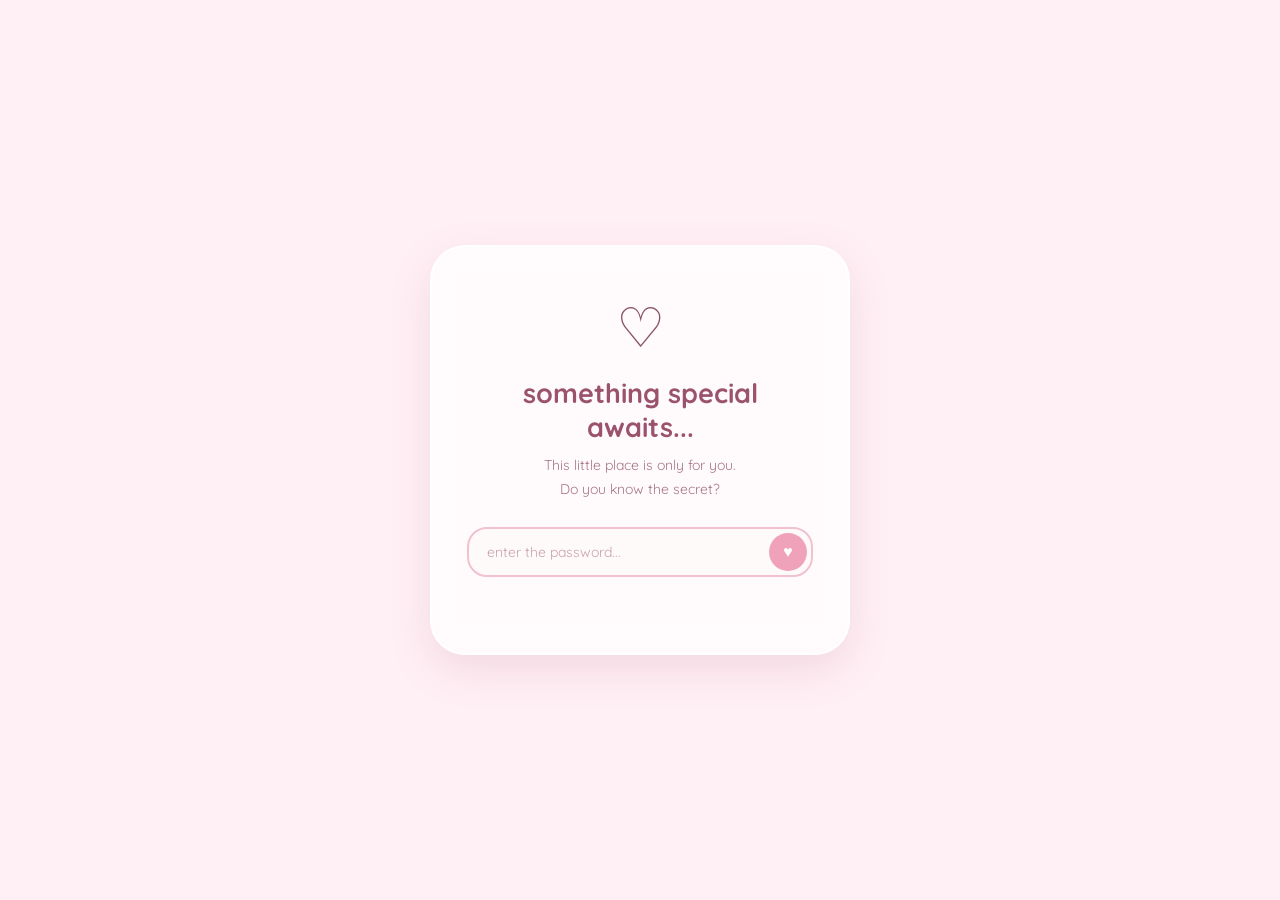
<file: index.html>
<!DOCTYPE html>
<html lang="en">

<head>

    <meta charset="UTF-8">

    <meta
        name="viewport"
        content="width=device-width, initial-scale=1.0"
    >

    <title>όλα για σένα</title>

    <link rel="stylesheet" href="style.css">

</head>


<body>


    <!-- ========================================
         FLOATING HEARTS
    ========================================= -->

    <div class="hearts">

        <span>♡</span>
        <span>♥</span>
        <span>♡</span>
        <span>♥</span>
        <span>♡</span>
        <span>♥</span>
        <span>♡</span>

    </div>


    <!-- ========================================
         PASSWORD CARD
    ========================================= -->

    <div class="card">

        <div class="big-heart">♡</div>


        <h1>
            something special awaits...
        </h1>


        <p class="subtitle">

            This little place is only for you.

            <br>

            Do you know the secret?

        </p>


        <div class="password-box">

            <input
                type="password"
                id="password"
                placeholder="enter the password..."
                autocomplete="off"
            >


            <button
                type="button"
                onclick="checkPassword()"
            >
                ♥
            </button>

        </div>


        <p
            class="error"
            id="error"
        >
            that's not it... try again ♡
        </p>

    </div>



    <!-- ========================================
         PASSWORD SCRIPT
    ========================================= -->

    <script>

        const correctPassword = "0810";


        function checkPassword() {

            const input =
                document.getElementById("password");

            const error =
                document.getElementById("error");


            /* ====================================
               CORRECT PASSWORD
            ==================================== */

            if (input.value === correctPassword) {

                error.classList.remove("show");


                /*
                 * Give home.html permission to open.
                 *
                 * home.js will immediately consume
                 * this permission when the homepage
                 * loads.
                 */

                sessionStorage.setItem(
                    "passwordUnlocked",
                    "true"
                );


                /*
                 * Keep your existing unlocking
                 * animation.
                 */

                document.body.classList.add(
                    "unlocking"
                );


                setTimeout(() => {

                    /*
                     * replace() prevents the password
                     * page from being kept in browser
                     * history.
                     */

                    window.location.replace(
                        "home.html"
                    );

                }, 900);

            }


            /* ====================================
               WRONG PASSWORD
            ==================================== */

            else {

                error.classList.add("show");

                input.value = "";


                /*
                 * Shake the password box.
                 */

                input.animate(

                    [
                        {
                            transform:
                                "translateX(0)"
                        },

                        {
                            transform:
                                "translateX(-6px)"
                        },

                        {
                            transform:
                                "translateX(6px)"
                        },

                        {
                            transform:
                                "translateX(-5px)"
                        },

                        {
                            transform:
                                "translateX(0)"
                        }
                    ],

                    {
                        duration: 300
                    }

                );

            }

        }



        /* ========================================
           ENTER KEY
        ========================================= */

        document
            .getElementById("password")
            .addEventListener(
                "keydown",
                function(event) {

                    if (event.key === "Enter") {

                        checkPassword();

                    }

                }
            );

    </script>


</body>

</html>
</file>
<file: style.css>
@import url('https://fonts.googleapis.com/css2?family=Quicksand:wght@400;500;600;700&display=swap');


/* =========================
   RESET
========================= */

* {
    margin: 0;
    padding: 0;
    box-sizing: border-box;
}


/* =========================
   BODY
========================= */

body {
    height: 100vh;
    overflow: hidden;

    display: flex;
    justify-content: center;
    align-items: center;

    font-family: 'Quicksand', sans-serif;

    background: #fff0f5;

    color: #8b5368;
}


/* =========================
   FLOATING HEARTS
========================= */

.hearts {
    position: fixed;
    inset: 0;

    overflow: hidden;

    pointer-events: none;
}


.hearts span {
    position: absolute;
    bottom: -40px;

    color: #f3a6bd;
    font-size: 22px;

    opacity: 0;

    animation: float 8s linear infinite;
}


/* Heart positions */

.hearts span:nth-child(1) {
    left: 8%;
    animation-delay: 0s;
    animation-duration: 9s;
}

.hearts span:nth-child(2) {
    left: 22%;
    animation-delay: 2s;
    animation-duration: 7s;
}

.hearts span:nth-child(3) {
    left: 37%;
    animation-delay: 4s;
    animation-duration: 10s;
}

.hearts span:nth-child(4) {
    left: 52%;
    animation-delay: 1s;
    animation-duration: 8s;
}

.hearts span:nth-child(5) {
    left: 68%;
    animation-delay: 3s;
    animation-duration: 9s;
}

.hearts span:nth-child(6) {
    left: 82%;
    animation-delay: 5s;
    animation-duration: 7s;
}

.hearts span:nth-child(7) {
    left: 94%;
    animation-delay: 1.5s;
    animation-duration: 10s;
}


/* Floating animation */

@keyframes float {

    0% {
        transform: translateY(0) rotate(0deg);
        opacity: 0;
    }

    15% {
        opacity: 0.7;
    }

    50% {
        transform: translateY(-50vh) rotate(15deg);
        opacity: 0.5;
    }

    100% {
        transform: translateY(-110vh) rotate(-15deg);
        opacity: 0;
    }

}


/* =========================
   PASSWORD CARD
========================= */

.card {
    position: relative;
    z-index: 2;

    width: min(90%, 420px);

    padding: 45px 35px;

    text-align: center;

    background: rgba(255, 255, 255, 0.75);

    border: 2px solid rgba(255, 255, 255, 0.9);

    border-radius: 35px;

    box-shadow:
        0 15px 40px rgba(190, 110, 140, 0.18);

    backdrop-filter: blur(12px);

    animation: appear 1s ease;
}


/* Card entrance */

@keyframes appear {

    from {
        opacity: 0;
        transform: translateY(25px) scale(0.95);
    }

    to {
        opacity: 1;
        transform: translateY(0) scale(1);
    }

}


/* =========================
   HEART
========================= */

.big-heart {
    font-size: 55px;

    margin-bottom: 15px;

    animation: beat 1.8s infinite;
}


@keyframes beat {

    0%,
    100% {
        transform: scale(1);
    }

    15% {
        transform: scale(1.15);
    }

    30% {
        transform: scale(1);
    }

    45% {
        transform: scale(1.1);
    }

    60% {
        transform: scale(1);
    }

}


/* =========================
   TEXT
========================= */

h1 {
    font-size: 27px;
    font-weight: 700;

    margin-bottom: 10px;

    color: #9b536d;
}


.subtitle {
    font-size: 14px;
    line-height: 1.7;

    margin-bottom: 25px;

    color: #a87588;
}


/* =========================
   PASSWORD SECTION
========================= */

.password-box {
    position: relative;

    width: 100%;
}


input {
    width: 100%;
    max-width: 100%;
    height: 50px;

    padding: 0 55px 0 18px;

    border: 2px solid #f1c1d0;

    border-radius: 20px;

    outline: none;

    background: #fffafa;

    color: #8b5368;

    font-family: inherit;
    font-size: 14px;

    transition: 0.3s;
}


input::placeholder {
    color: #c9a1af;
}


input:focus {
    border-color: #e99ab3;

    box-shadow:
        0 0 0 4px rgba(233, 154, 179, 0.12);
}


/* =========================
   HEART ENTER BUTTON
========================= */

button {
    position: absolute;

    right: 6px;
    top: 50%;

    transform: translateY(-50%);

    width: 38px;
    height: 38px;

    padding: 0;

    display: flex;
    justify-content: center;
    align-items: center;

    border: none;
    border-radius: 50%;

    background: #efa2ba;

    color: white;

    font-size: 16px;

    cursor: pointer;

    transition: 0.25s;
}


button:hover {
    transform: translateY(-50%) scale(1.1) rotate(-8deg);

    background: #e888a5;
}


button:active {
    transform: translateY(-50%) scale(0.95);
}


/* =========================
   ERROR
========================= */

.error {
    height: 18px;

    margin-top: 13px;

    font-size: 12px;

    color: #d87591;

    opacity: 0;

    transition: 0.3s;
}


.error.show {
    opacity: 1;
}


/* =========================
   FOOTER
========================= */

.footer {
    margin-top: 20px;

    font-size: 11px;

    color: #c29aaa;
}


/* =========================
   UNLOCK ANIMATION
========================= */

body.unlocking .card {
    animation: disappear 1s forwards;
}


@keyframes disappear {

    to {
        opacity: 0;
        transform: scale(1.15);
    }

}


/* =========================
   MOBILE
========================= */

@media (max-width: 500px) {

    .card {
        padding: 38px 25px;
    }

    h1 {
        font-size: 23px;
    }

    .big-heart {
        font-size: 48px;
    }

}
</file>
<file: home.css>
@import url('https://fonts.googleapis.com/css2?family=Quicksand:wght@400;500;600;700&display=swap');
@import url('https://fonts.cdnfonts.com/css/minecraftia');

@font-face {
    font-family: "MyHandwriting";
    src: url("img/kyzqr.ttf") format("truetype");
    font-weight: normal;
    font-style: normal;
}

.letter-text {
    font-family: "MyHandwriting", cursive;
}


/* =========================
   RESET
========================= */

* {
    margin: 0;
    padding: 0;
    box-sizing: border-box;
}


/* =========================
   BODY
========================= */

html {
    scroll-behavior: smooth;
}


body {
    min-height: 100vh;

    font-family: 'Quicksand', sans-serif;

    background: #fff0f5;

    color: #8b5368;

    overflow-x: hidden;
}


body.section-open {
    overflow: hidden;
}


/* =========================
   MONTHSARY INTRO
========================= */

#monthsaryIntro {

    position: fixed;

    inset: 0;

    width: 100vw;
    height: 100vh;

    z-index: 99999;

    display: flex;

    justify-content: center;

    align-items: center;

    overflow: hidden;

    background:
        #fff0f5;

    animation:
        introAppear 0.8s ease;
}


#monthsaryIntro::before {

    content: "";

    position: absolute;

    inset: 0;

    pointer-events: none;

    background:
        radial-gradient(
            circle at center,
            rgba(255,255,255,0.8),
            rgba(255,240,245,0.25)
        );
}


/* =========================
   PIXEL HEARTS
========================= */

.intro-pixel-hearts {

    position: absolute;

    inset: 0;

    pointer-events: none;
}


.intro-pixel-hearts span {

    position: absolute;

    font-family:
        "Minecraftia",
        monospace;

    color: #e8a0b7;

    font-size: 18px;

    opacity: 0;

    animation:
        introFloat 5s linear infinite;
}


.intro-pixel-hearts span:nth-child(1) {
    left: 12%;
    bottom: -30px;
    animation-delay: 0s;
}


.intro-pixel-hearts span:nth-child(2) {
    left: 25%;
    bottom: -30px;
    animation-delay: 1.5s;
}


.intro-pixel-hearts span:nth-child(3) {
    left: 40%;
    bottom: -30px;
    animation-delay: 3s;
}


.intro-pixel-hearts span:nth-child(4) {
    left: 55%;
    bottom: -30px;
    animation-delay: 0.8s;
}


.intro-pixel-hearts span:nth-child(5) {
    left: 68%;
    bottom: -30px;
    animation-delay: 2.2s;
}


.intro-pixel-hearts span:nth-child(6) {
    left: 78%;
    bottom: -30px;
    animation-delay: 3.7s;
}


.intro-pixel-hearts span:nth-child(7) {
    left: 88%;
    bottom: -30px;
    animation-delay: 1.2s;
}


.intro-pixel-hearts span:nth-child(8) {
    left: 5%;
    bottom: -30px;
    animation-delay: 4s;
}


@keyframes introFloat {

    0% {
        transform:
            translateY(0)
            rotate(0deg);

        opacity: 0;
    }

    15% {
        opacity: 0.65;
    }

    100% {
        transform:
            translateY(-110vh)
            rotate(15deg);

        opacity: 0;
    }

}


/* =========================
   INTRO BOX
========================= */

.intro-box {

    position: relative;

    z-index: 2;

    width: min(600px, 88%);

    padding:
        45px 35px;

    text-align: center;

    background:
        rgba(255,255,255,0.72);

    border:
        2px solid
        rgba(255,255,255,0.9);

    border-radius: 28px;

    box-shadow:
        0 20px 50px
        rgba(190,110,140,0.15);

    backdrop-filter:
        blur(12px);

    animation:
        introBoxAppear 0.8s
        cubic-bezier(0.22,1,0.36,1);
}


/* =========================
   INTRO TOP
========================= */

.intro-top {

    margin-bottom: 25px;

    font-family:
        "Minecraftia",
        monospace;

    font-size: 12px;

    color: #bd8298;

    letter-spacing: 1px;
}


/* =========================
   HAPPY MONTHSARY
========================= */

#monthsaryText {

    font-family:
        "Minecraftia",
        monospace;

    font-size:
        clamp(24px, 5vw, 42px);

    line-height: 1.5;

    color: #a85b78;

    cursor: pointer;

    user-select: none;

    -webkit-font-smoothing: none;

    transition:
        transform 0.2s ease,

        color 0.2s ease;
}


#monthsaryText:hover {

    transform:
        scale(1.04);

    color: #b96886;
}


#monthsaryText:active {

    transform:
        scale(0.96);
}


/* =========================
   INTRO DATE
========================= */

.intro-date {

    margin-top: 22px;

    font-family:
        "Minecraftia",
        monospace;

    font-size: 11px;

    color: #bd8c9c;
}


/* =========================
   INTRO HINT
========================= */

.intro-hint {

    margin-top: 28px;

    font-family:
        "Minecraftia",
        monospace;

    font-size: 9px;

    color: #d29aae;

    animation:
        hintBlink 1.5s
        infinite;
}


@keyframes hintBlink {

    0%,
    100% {
        opacity: 0.35;
    }

    50% {
        opacity: 1;
    }

}


/* =========================
   INTRO APPEAR
========================= */

@keyframes introAppear {

    from {
        opacity: 0;
    }

    to {
        opacity: 1;
    }

}


@keyframes introBoxAppear {

    from {

        opacity: 0;

        transform:
            scale(0.92)
            translateY(15px);

    }

    to {

        opacity: 1;

        transform:
            scale(1)
            translateY(0);

    }

}


/* =========================
   BREAK ANIMATION
========================= */

#monthsaryIntro.breaking {

    animation:
        introBreak
        1s
        forwards;
}


#monthsaryIntro.breaking .intro-box {

    animation:
        introBoxBreak
        1s
        forwards;
}


#monthsaryIntro.breaking .intro-pixel-hearts span {

    animation:
        introHeartBreak
        0.8s
        forwards;
}


@keyframes introBreak {

    0% {
        opacity: 1;
    }

    45% {
        opacity: 1;
    }

    100% {
        opacity: 0;
        visibility: hidden;
    }

}


@keyframes introBoxBreak {

    0% {

        transform:
            scale(1);

        opacity: 1;
    }

    35% {

        transform:
            scale(1.05);

        opacity: 1;
    }

    65% {

        transform:
            scale(0.95)
            rotate(-1deg);

        opacity: 0.8;
    }

    100% {

        transform:
            scale(1.2)
            rotate(2deg);

        opacity: 0;
    }

}


@keyframes introHeartBreak {

    0% {

        opacity: 0.7;

        transform:
            scale(1);
    }

    100% {

        opacity: 0;

        transform:
            translateY(-40px)
            scale(1.8)
            rotate(20deg);
    }

}


/* =========================
   FLOATING HEARTS
========================= */

.hearts {

    position: fixed;

    inset: 0;

    overflow: hidden;

    pointer-events: none;

    z-index: 0;
}


.hearts span {

    position: absolute;

    bottom: -40px;

    color: #f3a6bd;

    font-size: 22px;

    opacity: 0;

    animation:
        float 8s linear infinite;
}


.hearts span:nth-child(1) {
    left: 8%;
    animation-delay: 0s;
    animation-duration: 9s;
}


.hearts span:nth-child(2) {
    left: 22%;
    animation-delay: 2s;
    animation-duration: 7s;
}


.hearts span:nth-child(3) {
    left: 37%;
    animation-delay: 4s;
    animation-duration: 10s;
}


.hearts span:nth-child(4) {
    left: 52%;
    animation-delay: 1s;
    animation-duration: 8s;
}


.hearts span:nth-child(5) {
    left: 68%;
    animation-delay: 3s;
    animation-duration: 9s;
}


.hearts span:nth-child(6) {
    left: 82%;
    animation-delay: 5s;
    animation-duration: 7s;
}


.hearts span:nth-child(7) {
    left: 94%;
    animation-delay: 1.5s;
    animation-duration: 10s;
}


@keyframes float {

    0% {

        transform:
            translateY(0)
            rotate(0deg);

        opacity: 0;
    }


    15% {
        opacity: 0.7;
    }


    50% {

        transform:
            translateY(-50vh)
            rotate(15deg);

        opacity: 0.5;
    }


    100% {

        transform:
            translateY(-110vh)
            rotate(-15deg);

        opacity: 0;
    }

}


/* =========================
   TIMER
========================= */

.timer-wrapper {

    position: fixed;

    top: 35%;

    left: 50%;

    transform:
        translate(-50%, -50%)
        scale(1);

    z-index: 20;

    text-align: center;

    padding: 30px 40px;

    background:
        rgba(255, 255, 255, 0.7);

    border:
        2px solid
        rgba(255, 255, 255, 0.9);

    border-radius: 30px;

    backdrop-filter: blur(12px);

    box-shadow:
        0 15px 40px
        rgba(190, 110, 140, 0.15);

    transition:

        top 0.8s
        cubic-bezier(0.22, 1, 0.36, 1),

        left 0.8s
        cubic-bezier(0.22, 1, 0.36, 1),

        transform 0.8s
        cubic-bezier(0.22, 1, 0.36, 1),

        padding 0.8s
        cubic-bezier(0.22, 1, 0.36, 1),

        border-radius 0.8s
        cubic-bezier(0.22, 1, 0.36, 1);
}


/* =========================
   TIMER TITLE
========================= */

.timer-title {

    margin-bottom: 18px;

    font-size: 16px;

    color: #a87588;

    transition:

        opacity 0.5s ease,

        transform 0.7s ease,

        margin 0.7s ease;
}


/* =========================
   TIMER
========================= */

.timer {

    display: flex;

    justify-content: center;

    align-items: center;

    gap: 10px;

    transition:

        gap 0.7s
        cubic-bezier(0.22, 1, 0.36, 1);
}


.time-unit {

    display: flex;

    flex-direction: column;

    align-items: center;
}


.time-unit span {

    font-size: 42px;

    font-weight: 700;

    line-height: 1;

    color: #9b536d;

    transition:

        font-size 0.7s
        cubic-bezier(0.22, 1, 0.36, 1);
}


.time-unit small {

    margin-top: 7px;

    font-size: 11px;

    color: #bd8c9c;

    transition:

        opacity 0.5s ease,

        transform 0.7s ease,

        margin 0.7s ease;
}


.colon {

    margin-bottom: 17px;

    font-size: 30px;

    color: #d891a8;

    transition:

        font-size 0.7s
        cubic-bezier(0.22, 1, 0.36, 1),

        margin 0.7s ease;
}


/* =========================
   TIMER DATE
========================= */

.timer-date {

    margin-top: 18px;

    font-size: 11px;

    color: #c29aaa;

    transition:

        opacity 0.5s ease,

        transform 0.7s ease,

        margin 0.7s ease;
}


/* =========================
   SCROLLED TIMER
========================= */

.timer-wrapper.scrolled {

    top: calc(100% - 25px);

    left: 25px;

    transform:
        translate(0, -100%)
        scale(0.72);

    padding:
        12px 18px;

    border-radius:
        20px;
}


/* =========================
   HIDE TIMER TITLE
========================= */

.timer-wrapper.scrolled .timer-title {

    opacity: 0;

    transform:
        translateY(-5px);

    margin-bottom: 0;

    height: 0;

    overflow: hidden;
}


/* =========================
   SMALLER TIMER
========================= */

.timer-wrapper.scrolled .timer {

    gap: 5px;
}


.timer-wrapper.scrolled .time-unit span {

    font-size: 18px;
}


.timer-wrapper.scrolled .time-unit small {

    opacity: 0;

    transform:
        translateY(-5px);

    margin-top: 0;

    height: 0;

    overflow: hidden;
}


.timer-wrapper.scrolled .colon {

    margin-bottom: 0;

    font-size: 15px;
}


/* =========================
   HIDE DATE
========================= */

.timer-wrapper.scrolled .timer-date {

    opacity: 0;

    transform:
        translateY(-5px);

    margin-top: 0;

    height: 0;

    overflow: hidden;
}


/* =========================
   INTRO
========================= */

.content {

    position: relative;

    z-index: 1;

    min-height: 100vh;

    display: flex;

    flex-direction: column;

    justify-content: flex-end;

    align-items: center;

    text-align: center;

    padding: 30px;

    padding-bottom: 220px;

    transition:

        opacity 0.7s ease,

        transform 0.7s ease;
}


.content h1 {

    font-size: 32px;

    color: #9b536d;

    margin-bottom: 10px;
}


.content p {

    font-size: 14px;

    color: #a87588;
}


.scroll-hint {

    margin-top: 35px;

    font-size: 25px;

    color: #e49ab1;

    animation:
        bounce 1.5s infinite;
}


@keyframes bounce {

    0%,
    100% {

        transform:
            translateY(0);
    }

    50% {

        transform:
            translateY(8px);
    }

}


/* =========================
   FOUR QUADRANTS
========================= */

.quadrants {

    position: relative;

    width: 100%;

    min-height: 100vh;

    display: grid;

    grid-template-columns:
        1fr 1fr;

    grid-template-rows:
        1fr 1fr;

    z-index: 2;

    gap: 12px;

    padding: 12px;
}


/* =========================
   QUADRANT
========================= */

.quadrant {

    position: relative;

    min-height: 48vh;

    overflow: hidden;

    cursor: pointer;

    border-radius: 28px;

    background:
        rgba(255, 255, 255, 0.55);

    border:
        2px solid
        rgba(255, 255, 255, 0.8);

    box-shadow:
        0 12px 35px
        rgba(190, 110, 140, 0.12);

    backdrop-filter:
        blur(10px);

    transition:

        transform 0.4s
        cubic-bezier(0.22, 1, 0.36, 1),

        opacity 0.4s ease,

        border-radius 0.6s
        cubic-bezier(0.22, 1, 0.36, 1),

        box-shadow 0.4s ease;
}


.quadrant:hover {

    transform:
        translateY(-6px);

    box-shadow:
        0 20px 45px
        rgba(190, 110, 140, 0.18);
}


/* =========================
   QUADRANT CONTENT
========================= */

.quadrant-content {
    position: absolute;
    inset: 0;

    display: flex;
    flex-direction: column;
    align-items: center;
    justify-content: center;

    text-align: center;

    z-index: 6;

    /* DEFAULT STATE */
    filter: blur(8px);
    opacity: 0.65;

    transform: scale(1);

    transition:
        filter 0.5s ease,
        opacity 0.5s ease,
        transform 0.5s
        cubic-bezier(0.22, 1, 0.36, 1);
}

.quadrant:hover .quadrant-content {
    filter: blur(0);
    opacity: 1;
    transform: scale(1);
}

.quadrant.expanded .quadrant-content {
    filter: blur(0);
    opacity: 0;

    transform: scale(0.9);

    pointer-events: none;
}


.quadrant-icon {

    margin-bottom: 12px;

    font-size: 38px;

    color: #e49ab1;
}


.quadrant-content h2 {

    font-size: 25px;

    color: #9b536d;

    margin-bottom: 8px;
}


.quadrant-content p {

    font-size: 13px;

    color: #a87588;
}


/* =========================
   QUADRANT BACKGROUNDS
========================= */

.songs,
.letter,
.memories,
.little-things {

    background: #fce3ec;
}


/* =========================
   FULLSCREEN CONTENT
========================= */

.fullscreen-content {

    position: absolute;

    inset: 0;

    width: 100%;

    height: 100%;

    display: flex;

    flex-direction: column;

    justify-content: center;

    align-items: center;

    text-align: center;

    padding: 60px 40px;

    opacity: 0;

    pointer-events: none;

    transform:
        scale(0.92);

    transition:

        opacity 0.4s ease,

        transform 0.6s
        cubic-bezier(0.22, 1, 0.36, 1);
}


/* =========================
   EXPANDED QUADRANT
========================= */

.quadrant.expanded {

    position: fixed;

    inset: 0;

    width: 100vw;

    height: 100vh;

    min-height: 100vh;

    z-index: 100;

    border-radius: 0;

    margin: 0;

    transform: none;

    box-shadow: none;

    overflow-y: auto;
}


.quadrant.expanded .quadrant-content {

    opacity: 0;

    transform:
        scale(0.9);

    pointer-events: none;
}


.quadrant.expanded .fullscreen-content {

    position: relative;

    inset: auto;

    min-height: 100vh;

    opacity: 1;

    pointer-events: auto;

    transform:
        scale(1);
}


/* =========================
   CLOSE BUTTON
========================= */

.close-section {

    position: absolute;

    top: 25px;

    right: 30px;

    width: 48px;

    height: 48px;

    border: none;

    border-radius: 50%;

    background:
        rgba(255, 255, 255, 0.75);

    color: #b66b84;

    font-family:
        'Quicksand',
        sans-serif;

    font-size: 30px;

    line-height: 1;

    cursor: pointer;

    box-shadow:
        0 8px 20px
        rgba(190, 110, 140, 0.12);

    transition:

        transform 0.3s ease,

        background 0.3s ease;
}


.close-section:hover {

    transform:
        rotate(10deg)
        scale(1.08);

    background:
        rgba(255, 255, 255, 0.95);
}


/* =========================
   FULLSCREEN TITLES
========================= */

.big-icon {

    font-size: 45px;

    color: #e49ab1;

    margin-bottom: 8px;
}


.fullscreen-content > h2 {

    font-size: 34px;

    color: #9b536d;

    margin-bottom: 8px;
}


.fullscreen-content > p {

    font-size: 14px;

    color: #a87588;

    margin-bottom: 30px;
}


/* =========================
   SPOTIFY
========================= */

.spotify-placeholder {
    width: min(900px, 90%);
    min-height: 450px;

    display: flex;
    flex-direction: column;
    justify-content: center;
    align-items: center;
    gap: 8px;

    padding: 30px;

    border-radius: 25px;

    background: rgba(255, 255, 255, 0.65);
    border: 2px dashed rgba(210, 140, 165, 0.35);

    color: #a87588;
}


/* Spotify iframe */

.spotify-placeholder iframe {
    width: 600px !important;
    height: 360px !important;
    max-width: 90vw;
    border: none;
    border-radius: 12px;
    display: block;
}

/* =========================
   LETTER INTRO
========================= */

.letter-intro {
    margin-bottom: 45px;
    text-align: center;
    color: #a87588;
    font-size: 15px;
}


/* =========================
   CARD WRAPPER
========================= */

.card-wrapper {
    width: 420px;
    height: 560px;
    cursor: pointer;
    perspective: 1500px;
    transform:rotate(-4deg);
    transition:
        transform 0.5s
        cubic-bezier(0.22, 1, 0.36, 1);
}


.card-wrapper:hover {
    transform:
        rotate(0deg)
        translateY(-10px);
}


/* =========================
   CARD
========================= */

.card {
    position: relative;
    width: 100%;
    height: 100%;
    transform-style: preserve-3d;
    transition:
        transform 1s
        cubic-bezier(0.22, 1, 0.36, 1);
}


.card-wrapper.open .card {
    transform:
        rotateY(180deg);
}


/* CARD FRONT + BACK */

.card-front,
.card-back {
    position: absolute;
    inset: 0;
    width: 100%;
    height: 100%;
    border-radius: 22px;
    backface-visibility: hidden;
    -webkit-backface-visibility: hidden;
    box-shadow:
        0 20px 45px
        rgba(190, 110, 140, 0.18);
    border:
        2px solid
        rgba(255,255,255,0.85);
}


/*CARD BACK*/

.card-back {
    display: flex;
    justify-content: center;
    align-items: center;
    background:
        linear-gradient(
            135deg,
            #f7c8d7,
            #efa9bf
        );
    transform:
        rotateY(0deg);
}


.card-back::before {
    content: "";
    position: absolute;
    inset: 20px;
    border:
        2px dashed
        rgba(255,255,255,0.65);
    border-radius: 15px;
}


.card-back span {
    position: relative;
    z-index: 2;
    font-size: 65px;
    color: white;
    text-shadow:
        0 5px 15px
        rgba(160,80,110,0.12);
}


/* CARD FRONT*/

.card-front {
    background:
        #fffdf9;
    transform:
        rotateY(180deg);
    overflow-y: auto;
}


/* =========================
   CARD CONTENT
========================= */

.card-content {

    padding: 45px 40px;

    text-align: center;

    color: #956174;

    font-size: 14px;

    line-height: 1.8;
}


.card-heart {

    display: block;

    margin-bottom: 8px;

    font-size: 32px;

    color: #e99ab3;
}


.card-content h2 {

    margin-bottom: 25px;

    font-size: 30px;

    color: #9b536d;
}


.card-content p {

    margin-bottom: 18px;

    color: #956174;
}


/* =========================
   PHOTO GALLERY
========================= */

.photo-gallery {

    width: min(900px, 90%);

    display: grid;

    grid-template-columns:
        repeat(2, 1fr);

    gap: 35px;

    margin-top: 20px;
}


.photo {
    width: 390px;
    height: 230px;

    background: #fff;
    padding: 10px;
    border-radius: 16px;

    box-shadow: 0 10px 25px rgba(120, 70, 90, 0.12);

    overflow: hidden;

    display: flex;
    align-items: center;
    justify-content: center;
}

.photo img,
.photo video {
    width: 100%;
    height: 100%;

    object-fit: cover;

    display: block;
    border-radius: 10px;
}


.photo:hover {

    transform:
        rotate(0deg)
        scale(1.04);
}


.photo-one {
    transform: rotate(-4deg);
}


.photo-two {
    transform: rotate(3deg);
}


.photo-three {
    transform: rotate(2deg);
}


.photo-four {
    transform: rotate(-3deg);
}


/* =========================
   LITTLE THINGS
========================= */

.little-grid {

    width: min(800px, 90%);

    display: grid;

    grid-template-columns:
        repeat(2, 1fr);

    gap: 20px;

    margin-top: 15px;
}


.little-card {

    padding: 30px;

    border-radius: 22px;

    background:
        rgba(255,255,255,0.7);

    border:
        2px solid
        rgba(255,255,255,0.85);

    box-shadow:
        0 10px 25px
        rgba(190,110,140,0.1);

    transition:

        transform 0.3s ease,

        box-shadow 0.3s ease;
}


.little-card:hover {

    transform:
        translateY(-5px)
        rotate(-1deg);

    box-shadow:
        0 15px 30px
        rgba(190,110,140,0.15);
}


.little-card span {

    font-size: 28px;

    color: #e99ab3;
}


.little-card h3 {

    margin:
        8px 0;

    font-size: 18px;

    color: #9b536d;
}


.little-card p {

    font-size: 13px;

    color: #a87588;
}


/* =========================
   MOBILE
========================= */

@media (max-width: 700px) {


    /* =====================
       MONTHSARY INTRO
    ===================== */

    .intro-box {

        width: 90%;

        padding:
            35px 20px;

        border-radius: 22px;
    }


    .intro-top {

        font-size: 8px;

        margin-bottom: 20px;
    }


    #monthsaryText {

        font-size: 22px;
    }


    .intro-date {

        font-size: 8px;
    }


    .intro-hint {

        font-size: 7px;
    }


    /* =====================
       TIMER
    ===================== */

    .timer-wrapper {

        width: 90%;

        padding:
            25px 15px;

        top: 35%;

        left: 50%;

        transform:
            translate(-50%, -50%)
            scale(1);
    }


    .time-unit span {

        font-size: 28px;
    }


    .colon {

        font-size: 22px;

        margin-bottom: 13px;
    }


    .timer-wrapper.scrolled {

        top:
            calc(100% - 15px);

        left:
            15px;

        transform:
            translate(0, -100%)
            scale(0.72);

        padding:
            10px 14px;
    }


    .timer-wrapper.scrolled
    .time-unit span {

        font-size: 15px;
    }


    .timer-wrapper.scrolled
    .colon {

        font-size: 12px;
    }


    /* =====================
       INTRO
    ===================== */

    .content {

        padding-bottom:
            160px;
    }


    .content h1 {

        font-size:
            27px;
    }


    /* =====================
       QUADRANTS
    ===================== */

    .quadrants {

        grid-template-columns:
            1fr;

        grid-template-rows:
            repeat(
                4,
                minmax(300px, 1fr)
            );

        gap:
            10px;

        padding:
            10px;
    }


    .quadrant {

        min-height:
            300px;

        border-radius:
            22px;
    }


    .quadrant-content h2 {

        font-size:
            22px;
    }


    /* =====================
       FULLSCREEN
    ===================== */

    .fullscreen-content {

        padding:
            70px 20px 40px;
    }


    .fullscreen-content > h2 {

        font-size:
            27px;
    }


    .close-section {

        top:
            15px;

        right:
            15px;

        width:
            42px;

        height:
            42px;

        font-size:
            26px;
    }


    /* =====================
       CARD
    ===================== */

    .card-wrapper {

        width:
            85vw;

        max-width:
            380px;

        height:
            520px;
    }


    .card-content {

        padding:
            35px 25px;

        font-size:
            13px;
    }


    .card-content h2 {

        font-size:
            26px;
    }


    /* =====================
       PHOTOS
    ===================== */

    .photo-gallery {

        grid-template-columns:
            1fr;

        gap:
            25px;

        width:
            85%;
    }


    .photo {

        min-height:
            220px;
    }


    /* =====================
       LITTLE THINGS
    ===================== */

    .little-grid {

        grid-template-columns:
            1fr;

        width:
            90%;
    }

}

@media (max-width: 600px) {

    .fullscreen-content .close-section {
        z-index: 9999;
    }

    .photo-gallery {
        width: 100%;
        padding: 80px 20px 30px;
        margin: 0 auto;
        box-sizing: border-box;
    }

    .photo {
        width: 100%;
        max-width: 320px;
        margin-left: auto;
        margin-right: auto;
        box-sizing: border-box;
    }
}

@media (max-width: 600px) {
    .songs .spotify-placeholder {
        width: calc(100% - 40px);
        max-width: 100%;
        margin-left: auto;
        margin-right: auto;
        box-sizing: border-box;
        overflow: hidden;
    }

    .songs .spotify-placeholder span {
        display: block;
        width: 100%;
        max-width: 100%;
        box-sizing: border-box;
    }

    .songs .spotify-placeholder iframe {
        display: block;
        width: 100% !important;
        max-width: 100% !important;
        height: 352px;
        box-sizing: border-box;
        border: 0;
    }
}
</file>
